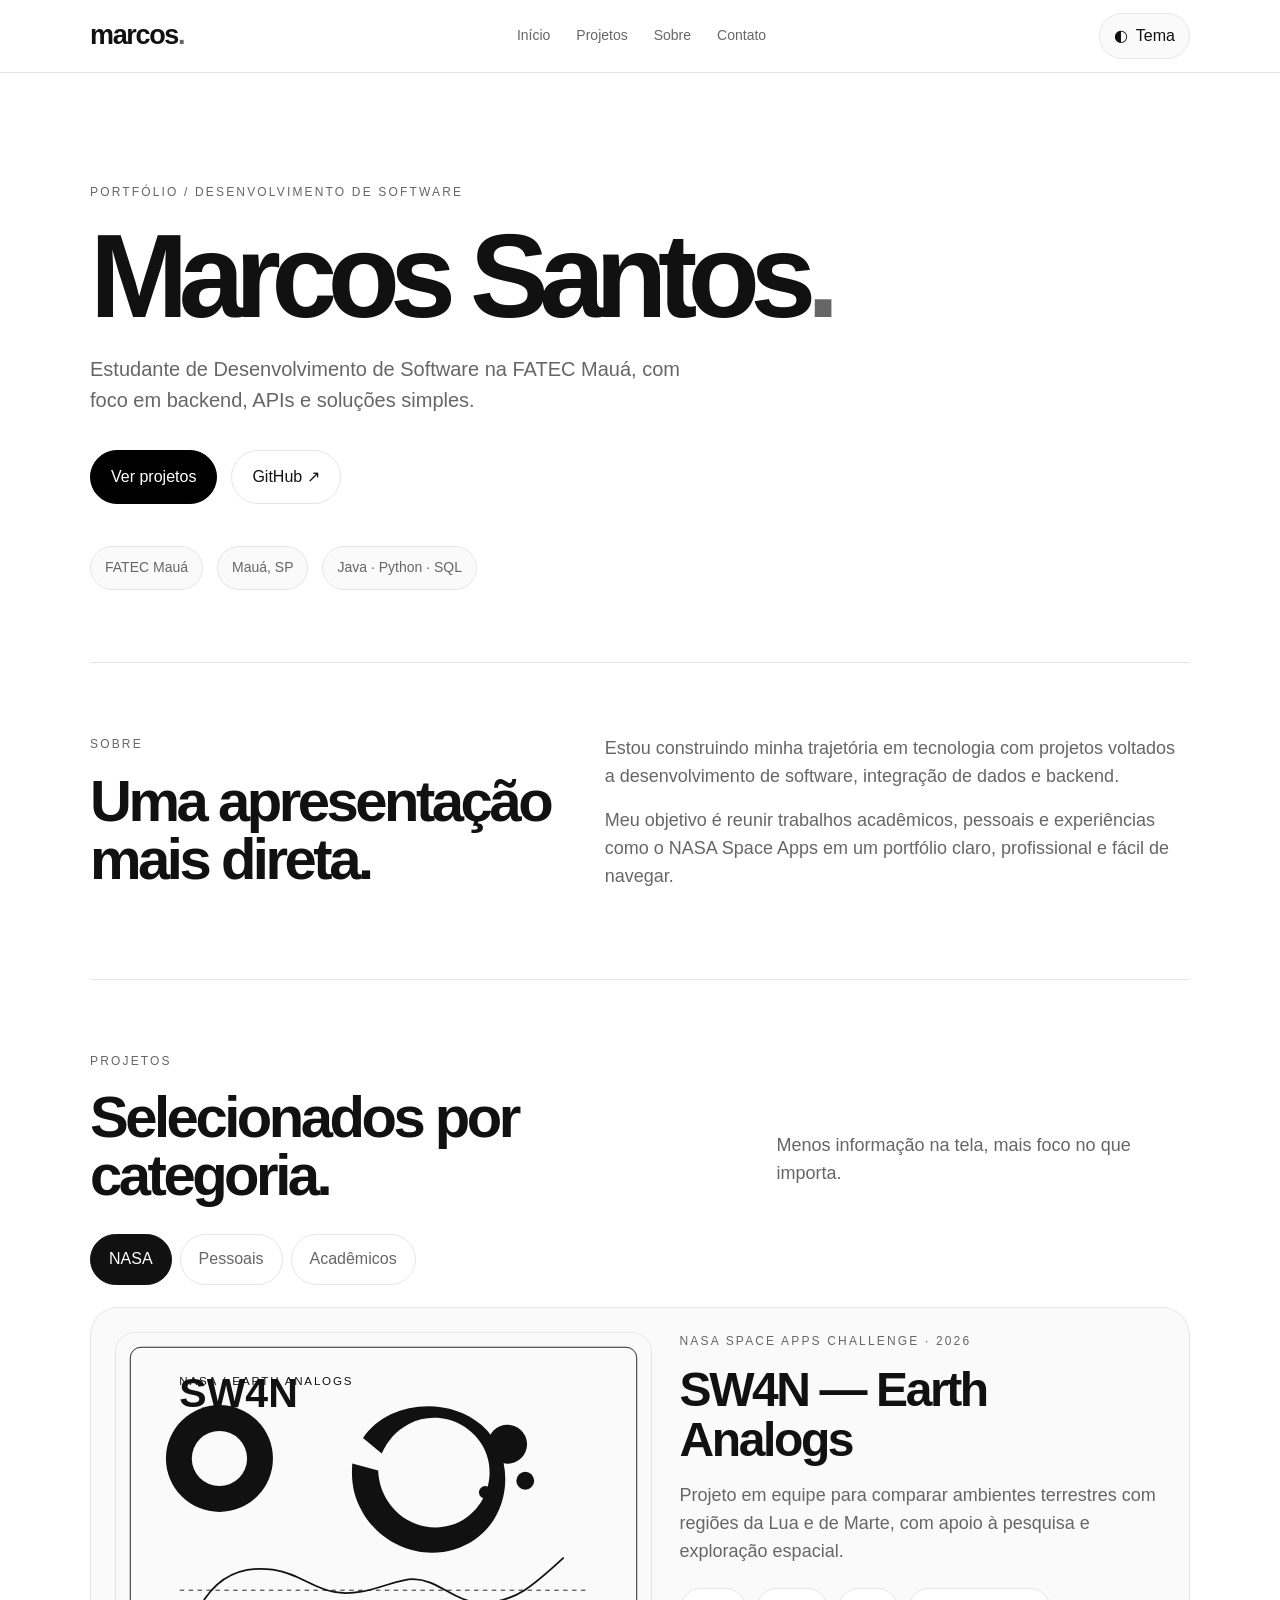
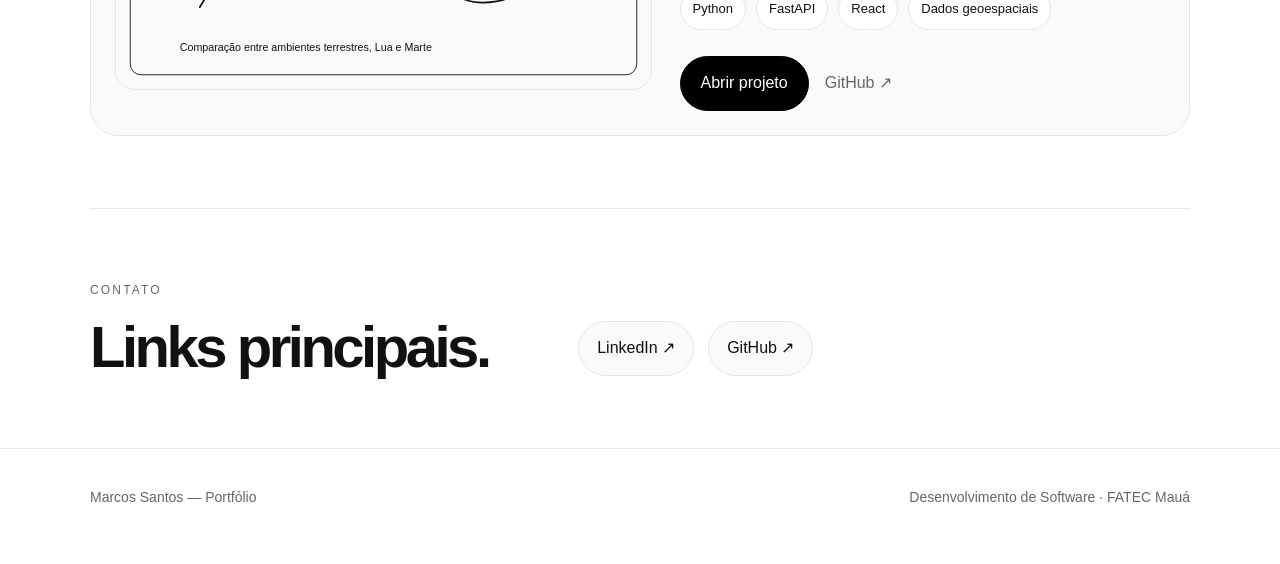
<file: index.html>
<!doctype html>
<html lang="pt-BR">
<head>
  <meta charset="UTF-8">
  <meta name="viewport" content="width=device-width, initial-scale=1">
  <meta name="theme-color" content="#ffffff">
  <meta name="description" content="Portfólio de Marcos Santos com projetos NASA, pessoais e acadêmicos.">
  <link rel="icon" type="image/svg+xml" href="assets/favicon.svg">
  <script>try{document.documentElement.dataset.theme=localStorage.getItem('portfolio-theme')||'light';}catch(e){document.documentElement.dataset.theme='light';}</script>
  <link rel="stylesheet" href="styles.css">
  <title>Marcos Santos — Portfólio</title>
</head>
<body>
  <a class="skip-link" href="#conteudo">Pular para o conteúdo</a>
  <header class="site-header">
    <div class="container header-row">
      <a class="brand" href="#inicio">marcos<span>.</span></a>
      <nav class="nav" aria-label="Principal">
        <a href="#inicio">Início</a>
        <a href="#projetos">Projetos</a>
        <a href="#sobre">Sobre</a>
        <a href="#contato">Contato</a>
      </nav>
      <div class="header-actions">
        <button class="theme-toggle" id="themeToggle" type="button" aria-label="Alternar tema"><span id="themeGlyph">◐</span><span id="themeText">Tema</span></button>
      </div>
    </div>
  </header>

  <main id="conteudo">
    <section class="hero container" id="inicio">
      <p class="hero-kicker">PORTFÓLIO / DESENVOLVIMENTO DE SOFTWARE</p>
      <h1>Marcos Santos<span>.</span></h1>
      <p class="hero-text">Estudante de Desenvolvimento de Software na FATEC Mauá, com foco em backend, APIs e soluções simples.</p>
      <div class="hero-actions">
        <a class="button button-solid" href="#projetos">Ver projetos</a>
        <a class="button button-ghost" href="https://github.com/marcos-idk" target="_blank" rel="noopener noreferrer">GitHub ↗</a>
      </div>
      <div class="hero-meta">
        <span>FATEC Mauá</span>
        <span>Mauá, SP</span>
        <span>Java · Python · SQL</span>
      </div>
    </section>

    <section class="section container compact-grid" id="sobre">
      <div>
        <p class="section-kicker">SOBRE</p>
        <h2>Uma apresentação mais direta.</h2>
      </div>
      <div class="about-copy">
        <p>Estou construindo minha trajetória em tecnologia com projetos voltados a desenvolvimento de software, integração de dados e backend.</p>
        <p>Meu objetivo é reunir trabalhos acadêmicos, pessoais e experiências como o NASA Space Apps em um portfólio claro, profissional e fácil de navegar.</p>
      </div>
    </section>

    <section class="section container" id="projetos">
      <div class="section-head">
        <div>
          <p class="section-kicker">PROJETOS</p>
          <h2>Selecionados por categoria.</h2>
        </div>
        <p class="section-note">Menos informação na tela, mais foco no que importa.</p>
      </div>

      <div class="tabs" role="tablist" aria-label="Categorias de projeto">
        <button class="tab is-active" type="button" role="tab" aria-selected="true" aria-controls="panel-nasa" id="tab-nasa" data-tab="nasa">NASA</button>
        <button class="tab" type="button" role="tab" aria-selected="false" aria-controls="panel-pessoais" id="tab-pessoais" data-tab="pessoais">Pessoais</button>
        <button class="tab" type="button" role="tab" aria-selected="false" aria-controls="panel-academicos" id="tab-academicos" data-tab="academicos">Acadêmicos</button>
      </div>

      <div class="tab-panels">
        <section class="panel" id="panel-nasa" role="tabpanel" aria-labelledby="tab-nasa">
          <article class="project-card project-card--feature">
            <div class="project-visual"><img src="assets/sw4n-cover.svg" alt="Capa monocromática do projeto SW4N"></div>
            <div class="project-body">
              <p class="project-label">NASA SPACE APPS CHALLENGE · 2026</p>
              <h3>SW4N — Earth Analogs</h3>
              <p class="project-summary">Projeto em equipe para comparar ambientes terrestres com regiões da Lua e de Marte, com apoio à pesquisa e exploração espacial.</p>
              <div class="project-tags"><span>Python</span><span>FastAPI</span><span>React</span><span>Dados geoespaciais</span></div>
              <div class="project-actions">
                <a class="button button-solid" href="https://sw4n.onrender.com" target="_blank" rel="noopener noreferrer">Abrir projeto</a>
                <a class="button button-link" href="https://github.com/Nasa-challenge-20026/Sw4nProject" target="_blank" rel="noopener noreferrer">GitHub ↗</a>
              </div>
            </div>
          </article>
        </section>

        <section class="panel" id="panel-pessoais" role="tabpanel" aria-labelledby="tab-pessoais" hidden>
          <article class="project-card project-card--feature project-card--doe">
            <div class="project-visual"><img src="assets/doeplus-cover.svg" alt="Capa monocromática do software Doe+"></div>
            <div class="project-body">
              <p class="project-label">PROJETO PESSOAL · JAVA</p>
              <h3>Doe+ — Gestão de Doações</h3>
              <p class="project-summary">Sistema demonstrativo para cadastrar, acompanhar e organizar doações. O Doe+ tem uma identidade visual própria, separada do restante do portfólio.</p>
              <div class="project-tags"><span>Java 21</span><span>Spring Boot</span><span>API REST</span><span>H2</span></div>
              <div class="project-actions">
                <a class="button button-solid" href="projetos/doe-mais.html">Ver software</a>
                <a class="button button-link" href="downloads/doeplus-java.zip" download>Baixar código ↓</a>
              </div>
            </div>
          </article>
        </section>

        <section class="panel" id="panel-academicos" role="tabpanel" aria-labelledby="tab-academicos" hidden>
          <article class="placeholder-card">
            <p class="project-label">EM BREVE</p>
            <h3>Projetos acadêmicos</h3>
            <p>Essa área foi mantida propositalmente mais limpa para receber seus próximos projetos da FATEC sem deixar a página carregada agora.</p>
          </article>
        </section>
      </div>
    </section>

    <section class="section container contact-block" id="contato">
      <div>
        <p class="section-kicker">CONTATO</p>
        <h2>Links principais.</h2>
      </div>
      <div class="contact-links">
        <a href="https://www.linkedin.com/in/marcos-santos-121a0a286/" target="_blank" rel="noopener noreferrer">LinkedIn ↗</a>
        <a href="https://github.com/marcos-idk" target="_blank" rel="noopener noreferrer">GitHub ↗</a>
      </div>
    </section>
  </main>

  <footer class="site-footer">
    <div class="container footer-row">
      <p>Marcos Santos — Portfólio</p>
      <p>Desenvolvimento de Software · FATEC Mauá</p>
    </div>
  </footer>

  <script src="script.js"></script>
  <script src="theme.js"></script>
</body>
</html>
</file>
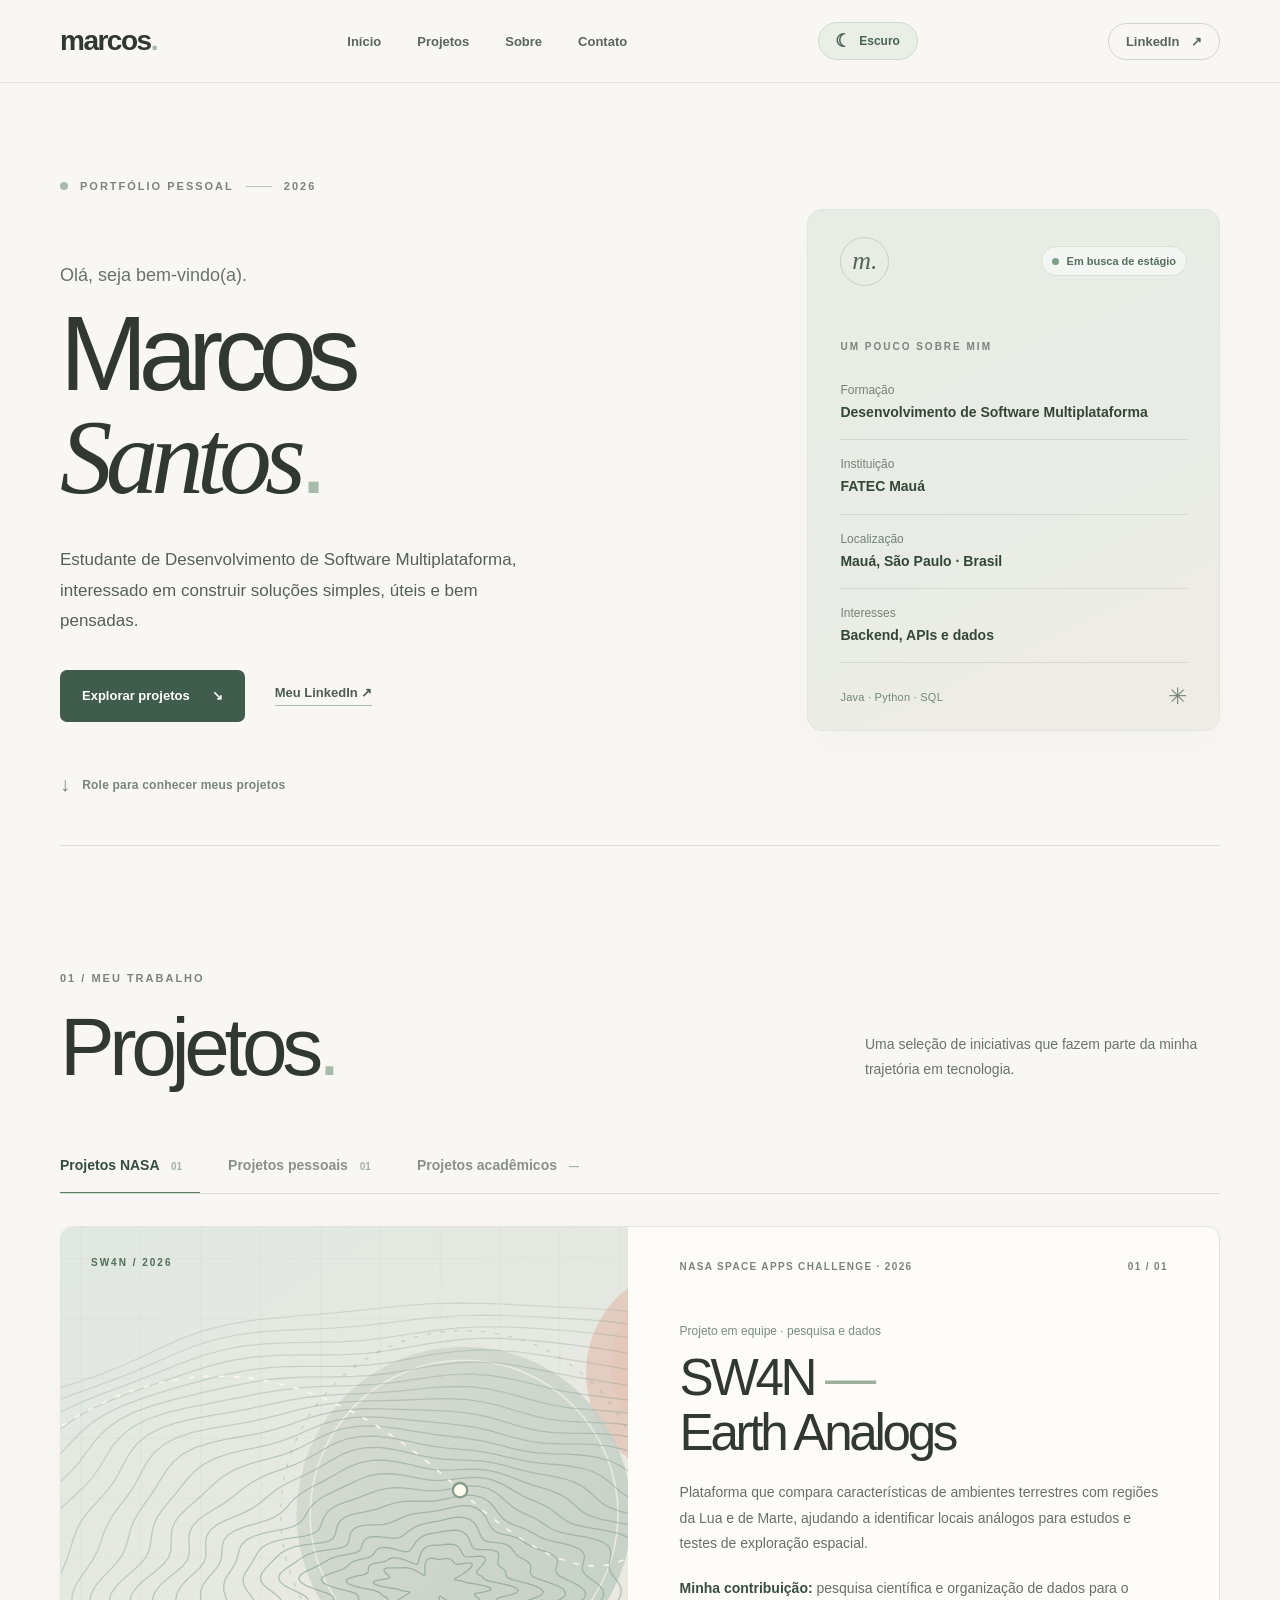
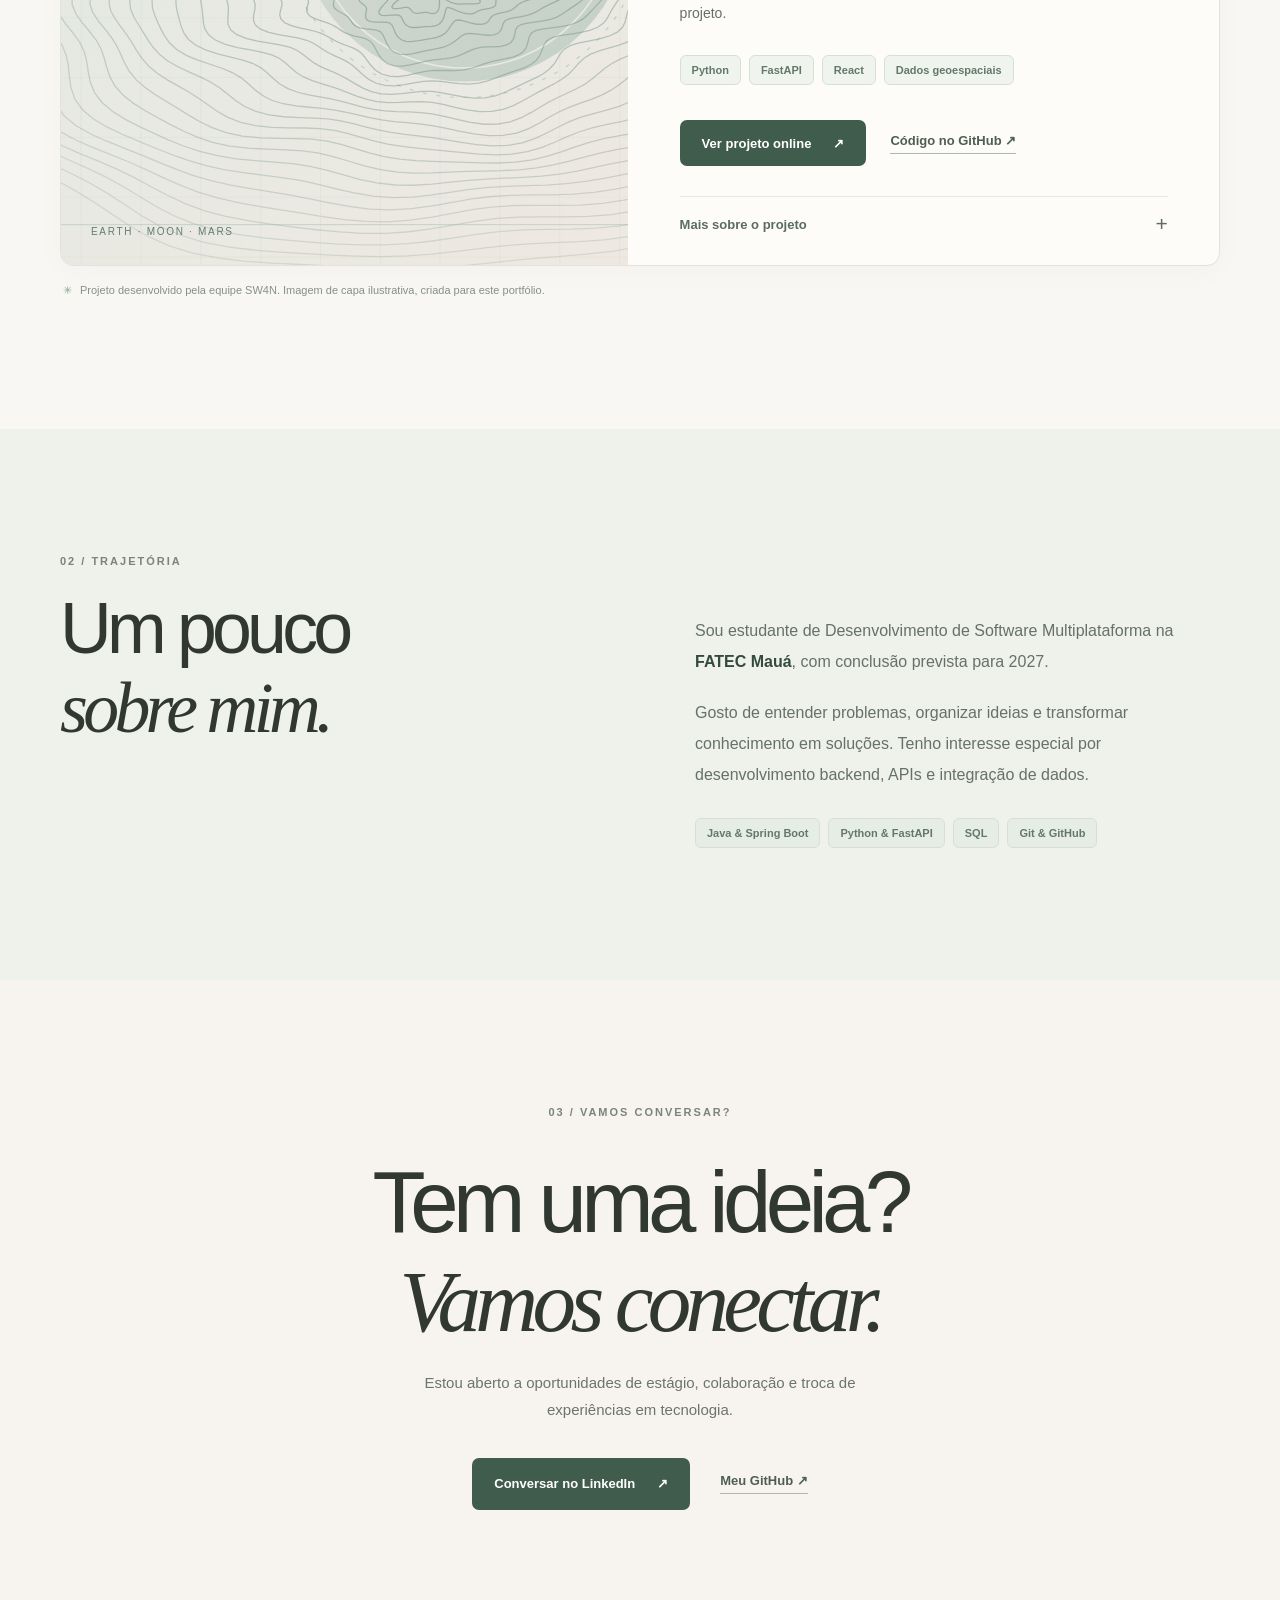
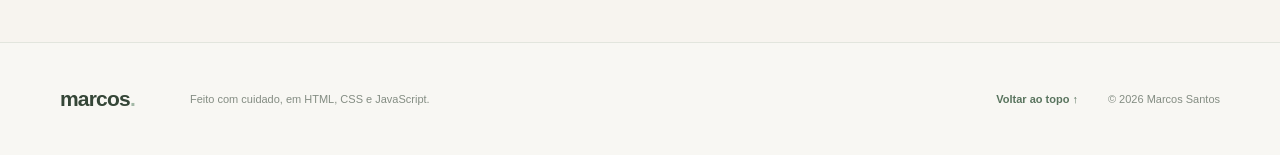
<file: portfolio/index.html>
<!doctype html>
<html lang="pt-BR">
<head>
  <meta charset="UTF-8">
  <meta name="viewport" content="width=device-width, initial-scale=1">
  <meta name="theme-color" content="#f8f7f3">
  <meta name="description" content="Portfólio de Marcos Santos, estudante de Desenvolvimento de Software Multiplataforma na FATEC Mauá. Conheça meus projetos NASA, pessoais e acadêmicos.">
  <meta property="og:type" content="website">
  <meta property="og:title" content="Marcos Santos — Portfólio">
  <meta property="og:description" content="Desenvolvimento de software, dados e projetos. Conheça o SW4N, o Doe+ e meus projetos de desenvolvimento.">
  <meta property="og:image" content="assets/sw4n-cover.svg">
  <link rel="icon" type="image/svg+xml" href="assets/favicon.svg">
  <script>try { document.documentElement.dataset.theme = localStorage.getItem('portfolio-theme') === 'dark' ? 'dark' : 'light'; } catch { document.documentElement.dataset.theme = 'light'; }</script>
  <link rel="stylesheet" href="styles.css">
  <title>Marcos Santos — Portfólio</title>
</head>
<body>
  <a class="skip-link" href="#conteudo">Pular para o conteúdo</a>

  <header class="site-header">
    <div class="container header-content">
      <a class="wordmark" href="#inicio" aria-label="Marcos Santos, voltar para o início">marcos<span>.</span></a>
      <nav class="main-nav" aria-label="Navegação principal">
        <a href="#inicio">Início</a>
        <a href="#projetos">Projetos</a>
        <a href="#sobre">Sobre</a>
        <a href="#contato">Contato</a>
      </nav>
      <button type="button" class="theme-toggle" id="themeToggle" aria-label="Ativar tema escuro" aria-pressed="false"><span id="themeGlyph" aria-hidden="true">☾</span><span id="themeText">Escuro</span></button>
      <a class="header-social" href="https://www.linkedin.com/in/marcos-santos-121a0a286/" target="_blank" rel="noopener noreferrer" aria-label="Visitar LinkedIn de Marcos Santos (abre em nova aba)">
        LinkedIn <span aria-hidden="true">↗</span>
      </a>
    </div>
  </header>

  <main id="conteudo">
    <section class="hero container" id="inicio" aria-labelledby="hero-title">
      <div class="hero-main">
        <p class="eyebrow"><span class="soft-dot" aria-hidden="true"></span> PORTFÓLIO PESSOAL <span class="eyebrow-line" aria-hidden="true"></span> 2026</p>
        <p class="hello">Olá, seja bem-vindo(a).</p>
        <h1 id="hero-title">Marcos<br><em>Santos</em><span class="hero-period">.</span></h1>
        <p class="hero-description">Estudante de Desenvolvimento de Software Multiplataforma, interessado em construir soluções simples, úteis e bem pensadas.</p>
        <div class="hero-actions">
          <a class="button button-primary" href="#projetos">Explorar projetos <span aria-hidden="true">↘</span></a>
          <a class="text-link" href="https://www.linkedin.com/in/marcos-santos-121a0a286/" target="_blank" rel="noopener noreferrer">Meu LinkedIn <span aria-hidden="true">↗</span></a>
        </div>
      </div>
      <aside class="profile-panel" aria-label="Informações profissionais">
        <div class="profile-top"><span class="profile-icon" aria-hidden="true">m.</span><span class="status"><span class="status-dot" aria-hidden="true"></span> Em busca de estágio</span></div>
        <p class="profile-caption">UM POUCO SOBRE MIM</p>
        <dl class="profile-facts">
          <div><dt>Formação</dt><dd>Desenvolvimento de Software Multiplataforma</dd></div>
          <div><dt>Instituição</dt><dd>FATEC Mauá</dd></div>
          <div><dt>Localização</dt><dd>Mauá, São Paulo · Brasil</dd></div>
          <div><dt>Interesses</dt><dd>Backend, APIs e dados</dd></div>
        </dl>
        <div class="profile-bottom"><span>Java · Python · SQL</span><span aria-hidden="true">✳</span></div>
      </aside>
      <a class="scroll-hint" href="#projetos"><span aria-hidden="true">↓</span> Role para conhecer meus projetos</a>
    </section>

    <div class="soft-divider" aria-hidden="true"></div>

    <section class="projects-section section-pad" id="projetos" aria-labelledby="projects-title">
      <div class="container">
        <div class="section-heading">
          <div>
            <p class="section-index">01 / MEU TRABALHO</p>
            <h2 id="projects-title">Projetos<span class="muted-period">.</span></h2>
          </div>
          <p>Uma seleção de iniciativas que fazem parte da minha trajetória em tecnologia.</p>
        </div>

        <div class="project-tabs" role="tablist" aria-label="Categorias de projetos">
          <button class="project-tab" id="tab-nasa" role="tab" type="button" aria-selected="true" aria-controls="painel-nasa" tabindex="0" data-tab="nasa">Projetos NASA <span class="tab-count">01</span></button>
          <button class="project-tab" id="tab-pessoais" role="tab" type="button" aria-selected="false" aria-controls="painel-pessoais" tabindex="-1" data-tab="pessoais">Projetos pessoais <span class="tab-count">01</span></button>
          <button class="project-tab" id="tab-academicos" role="tab" type="button" aria-selected="false" aria-controls="painel-academicos" tabindex="-1" data-tab="academicos">Projetos acadêmicos <span class="tab-count">—</span></button>
        </div>

        <div id="painel-nasa" class="tab-panel" role="tabpanel" aria-labelledby="tab-nasa" tabindex="0">
          <article class="project-feature">
            <div class="project-art">
              <img src="assets/sw4n-cover.svg" alt="Ilustração conceitual do SW4N com relevo terrestre e referências à Lua e a Marte" loading="lazy" width="1200" height="800">
            </div>
            <div class="project-copy">
              <div class="project-meta"><span class="meta-label">NASA SPACE APPS CHALLENGE · 2026</span><span class="meta-number">01 / 01</span></div>
              <p class="project-kicker">Projeto em equipe · pesquisa e dados</p>
              <h3>SW4N <span class="project-dash">—</span><br>Earth Analogs</h3>
              <p class="project-description">Plataforma que compara características de ambientes terrestres com regiões da Lua e de Marte, ajudando a identificar locais análogos para estudos e testes de exploração espacial.</p>
              <p class="project-role"><strong>Minha contribuição:</strong> pesquisa científica e organização de dados para o projeto.</p>
              <div class="tech-list" aria-label="Tecnologias usadas no projeto">
                <span>Python</span><span>FastAPI</span><span>React</span><span>Dados geoespaciais</span>
              </div>
              <div class="project-links">
                <a class="button button-primary" href="https://sw4n.onrender.com" target="_blank" rel="noopener noreferrer">Ver projeto online <span aria-hidden="true">↗</span></a>
                <a class="text-link" href="https://github.com/Nasa-challenge-20026/Sw4nProject" target="_blank" rel="noopener noreferrer">Código no GitHub <span aria-hidden="true">↗</span></a>
              </div>
              <details class="project-details">
                <summary>Mais sobre o projeto <span aria-hidden="true">+</span></summary>
                <p>O SW4N reúne seis localidades terrestres e três regiões-alvo na Lua e em Marte. A plataforma apresenta rankings explicáveis por perfis de missão, visualização em mapa e relevo 3D. Os resultados são exploratórios e não substituem validação científica independente.</p>
              </details>
            </div>
          </article>
          <div class="small-note"><span aria-hidden="true">✳</span> Projeto desenvolvido pela equipe SW4N. Imagem de capa ilustrativa, criada para este portfólio.</div>
        </div>

        <div id="painel-pessoais" class="tab-panel" role="tabpanel" aria-labelledby="tab-pessoais" tabindex="0" hidden>
          <article class="project-feature project-feature--doe">
            <div class="project-art project-art--doe">
              <img src="assets/doeplus-cover.svg" alt="Arte conceitual do Doe+, em tons de areia e verde, com símbolos de doação e organização comunitária" loading="lazy" width="1200" height="800">
            </div>
            <div class="project-copy">
              <div class="project-meta"><span class="meta-label">PROJETO PESSOAL · JAVA</span><span class="meta-number">01 / 01</span></div>
              <p class="project-kicker">Backend · organização de doações</p>
              <h3>Doe<span class="project-dash">+</span><br><span class="project-subtitle">Gestão de Doações</span></h3>
              <p class="project-description">Sistema demonstrativo de organização de doações, desenvolvido em Java com Spring Boot. Permite cadastrar, editar e acompanhar doações de dinheiro e itens, com armazenamento local.</p>
              <p class="project-role"><strong>Foco técnico:</strong> API REST em Java com Spring Boot, Spring Data JPA e banco H2. Interface responsiva com opção de tema claro e escuro.</p>
              <div class="tech-list" aria-label="Tecnologias usadas no projeto"><span>Java 21</span><span>Spring Boot</span><span>JPA</span><span>H2</span></div>
              <div class="project-links">
                <a class="button button-primary" href="projetos/doe-mais.html">Conhecer o Doe+ <span aria-hidden="true">↗</span></a>
                <a class="text-link" href="downloads/doeplus-java.zip" download>Baixar código Java <span aria-hidden="true">↓</span></a>
              </div>
              <details class="project-details">
                <summary>Contexto do desenvolvimento <span aria-hidden="true">+</span></summary>
                <p>Nova versão demonstrativa com API REST para listar, criar, alterar e excluir registros. O código Java está disponível para download. Para utilizar o sistema, execute o backend localmente; o GitHub Pages não executa Java.</p>
              </details>
            </div>
          </article>
          <div class="small-note"><span aria-hidden="true">✳</span> Arte de capa ilustrativa. O aplicativo Java precisa de um servidor próprio para funcionar; o portfólio continua estático.</div>
        </div>

        <div id="painel-academicos" class="tab-panel" role="tabpanel" aria-labelledby="tab-academicos" tabindex="0" hidden>
          <div class="empty-project">
            <span class="empty-number">03 / PORTFÓLIO</span>
            <span class="empty-graphic graphic-academic" aria-hidden="true"><span></span><span></span><span></span></span>
            <h3>Projetos acadêmicos<span class="muted-period">.</span></h3>
            <p>Espaço para trabalhos, atividades e experiências realizadas durante minha formação na FATEC Mauá.</p>
            <span class="empty-status">Em atualização</span>
          </div>
        </div>
      </div>
    </section>

    <section class="about-section section-pad" id="sobre" aria-labelledby="about-title">
      <div class="container about-grid">
        <div><p class="section-index">02 / TRAJETÓRIA</p><h2 id="about-title">Um pouco<br><em>sobre mim.</em></h2></div>
        <div class="about-text"><p>Sou estudante de Desenvolvimento de Software Multiplataforma na <strong>FATEC Mauá</strong>, com conclusão prevista para 2027.</p><p>Gosto de entender problemas, organizar ideias e transformar conhecimento em soluções. Tenho interesse especial por desenvolvimento backend, APIs e integração de dados.</p><div class="skill-row"><span>Java & Spring Boot</span><span>Python & FastAPI</span><span>SQL</span><span>Git & GitHub</span></div></div>
      </div>
    </section>

    <section class="contact-section section-pad" id="contato" aria-labelledby="contact-title">
      <div class="container contact-content">
        <p class="section-index">03 / VAMOS CONVERSAR?</p>
        <h2 id="contact-title">Tem uma ideia?<br><em>Vamos conectar.</em></h2>
        <p>Estou aberto a oportunidades de estágio, colaboração e troca de experiências em tecnologia.</p>
        <div class="contact-actions">
          <a class="button button-primary" href="https://www.linkedin.com/in/marcos-santos-121a0a286/" target="_blank" rel="noopener noreferrer">Conversar no LinkedIn <span aria-hidden="true">↗</span></a>
          <a class="text-link" href="https://github.com/Marcos-idk" target="_blank" rel="noopener noreferrer">Meu GitHub <span aria-hidden="true">↗</span></a>
        </div>
      </div>
    </section>
  </main>

  <footer class="site-footer"><div class="container footer-inner"><span class="footer-brand">marcos<span>.</span></span><span>Feito com cuidado, em HTML, CSS e JavaScript.</span><a href="#inicio">Voltar ao topo ↑</a><span class="copyright">© <span id="ano">2026</span> Marcos Santos</span></div></footer>
  <script src="script.js" defer></script>
  <script src="theme.js" defer></script>
</body>
</html>
</file>
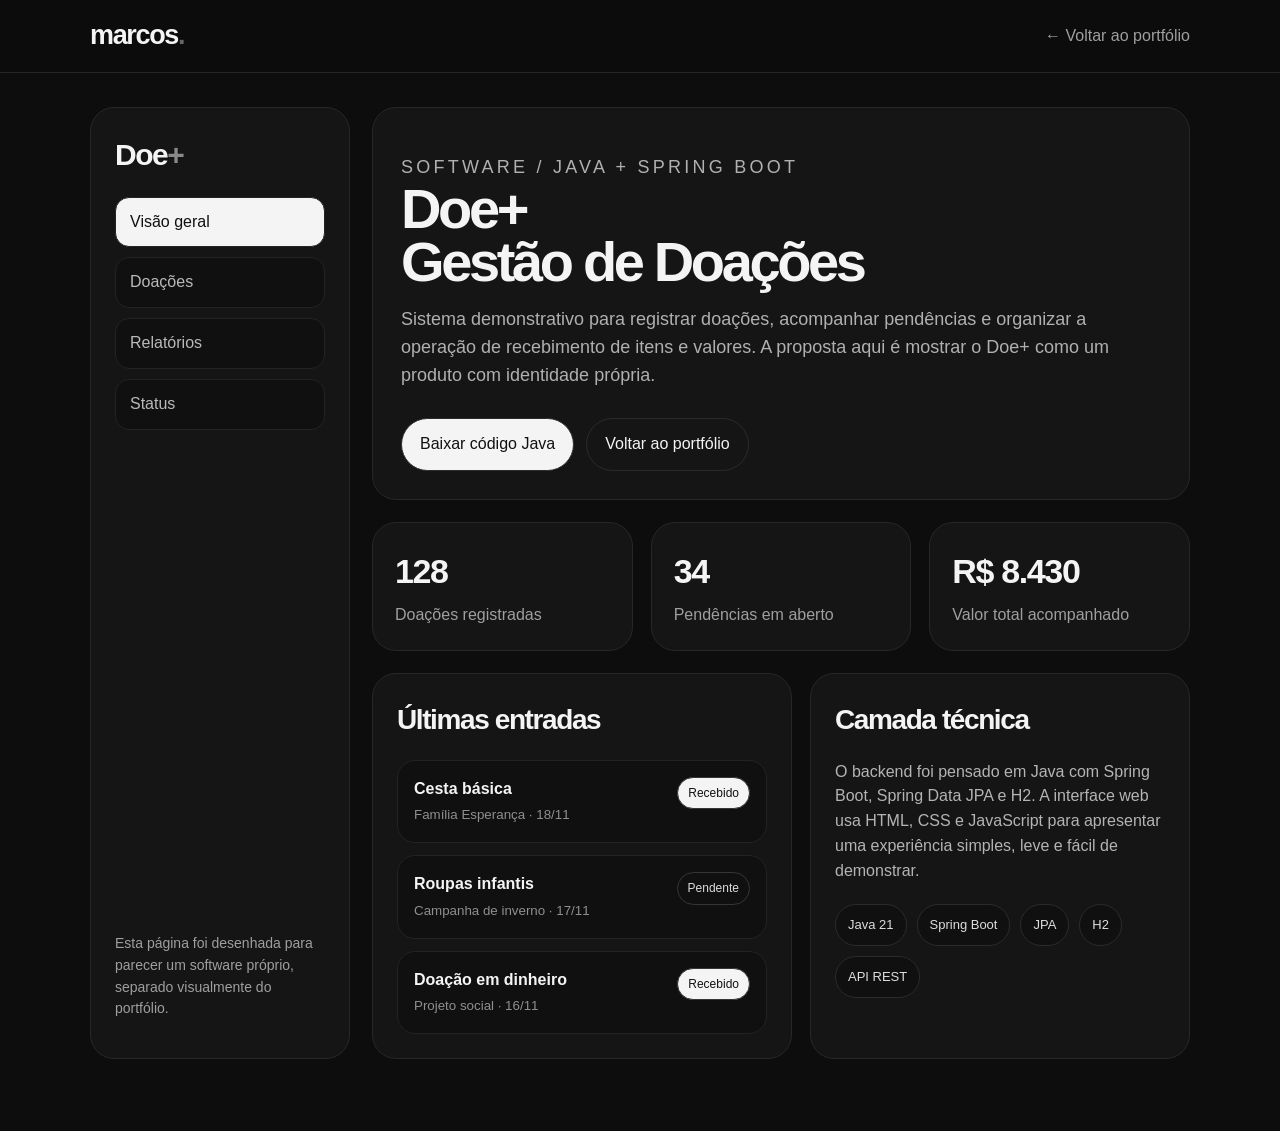
<file: projetos/doe-mais.html>
<!doctype html>
<html lang="pt-BR">
<head>
  <meta charset="UTF-8">
  <meta name="viewport" content="width=device-width, initial-scale=1">
  <meta name="theme-color" content="#0d0d0d">
  <meta name="description" content="Doe+ — software de gestão de doações em Java com Spring Boot.">
  <link rel="icon" type="image/svg+xml" href="../assets/favicon.svg">
  <link rel="stylesheet" href="../styles.css">
  <title>Doe+ — Gestão de Doações</title>
</head>
<body class="software-body">
  <header class="site-header">
    <div class="container header-row">
      <a class="brand" href="../index.html#inicio">marcos<span>.</span></a>
      <a class="back-link" href="../index.html#projetos">← Voltar ao portfólio</a>
    </div>
  </header>

  <main class="software-shell">
    <div class="container software-grid">
      <aside class="software-sidebar">
        <div class="software-logo">Doe<span>+</span></div>
        <div class="software-nav">
          <span class="is-current">Visão geral</span>
          <span>Doações</span>
          <span>Relatórios</span>
          <span>Status</span>
        </div>
        <p class="software-aside-note">Esta página foi desenhada para parecer um software próprio, separado visualmente do portfólio.</p>
      </aside>

      <section class="software-main">
        <article class="software-main-card">
          <p class="section-kicker">SOFTWARE / JAVA + SPRING BOOT</p>
          <h1>Doe+<br>Gestão de Doações</h1>
          <p>Sistema demonstrativo para registrar doações, acompanhar pendências e organizar a operação de recebimento de itens e valores. A proposta aqui é mostrar o Doe+ como um produto com identidade própria.</p>
          <div class="software-cta">
            <a class="soft-btn" href="../downloads/doeplus-java.zip" download>Baixar código Java</a>
            <a class="soft-btn alt" href="../index.html#projetos">Voltar ao portfólio</a>
          </div>
        </article>

        <div class="software-metrics">
          <article class="software-metric"><strong>128</strong><span>Doações registradas</span></article>
          <article class="software-metric"><strong>34</strong><span>Pendências em aberto</span></article>
          <article class="software-metric"><strong>R$ 8.430</strong><span>Valor total acompanhado</span></article>
        </div>

        <div class="software-duo">
          <article class="software-list-card">
            <h2>Últimas entradas</h2>
            <div class="software-list">
              <div class="software-list-item"><div><strong>Cesta básica</strong><small>Família Esperança · 18/11</small></div><span class="status-chip recebido">Recebido</span></div>
              <div class="software-list-item"><div><strong>Roupas infantis</strong><small>Campanha de inverno · 17/11</small></div><span class="status-chip">Pendente</span></div>
              <div class="software-list-item"><div><strong>Doação em dinheiro</strong><small>Projeto social · 16/11</small></div><span class="status-chip recebido">Recebido</span></div>
            </div>
          </article>

          <article class="software-highlight">
            <h2>Camada técnica</h2>
            <p>O backend foi pensado em Java com Spring Boot, Spring Data JPA e H2. A interface web usa HTML, CSS e JavaScript para apresentar uma experiência simples, leve e fácil de demonstrar.</p>
            <div class="tech-grid"><span>Java 21</span><span>Spring Boot</span><span>JPA</span><span>H2</span><span>API REST</span></div>
          </article>
        </div>
      </section>
    </div>
  </main>
</body>
</html>
</file>
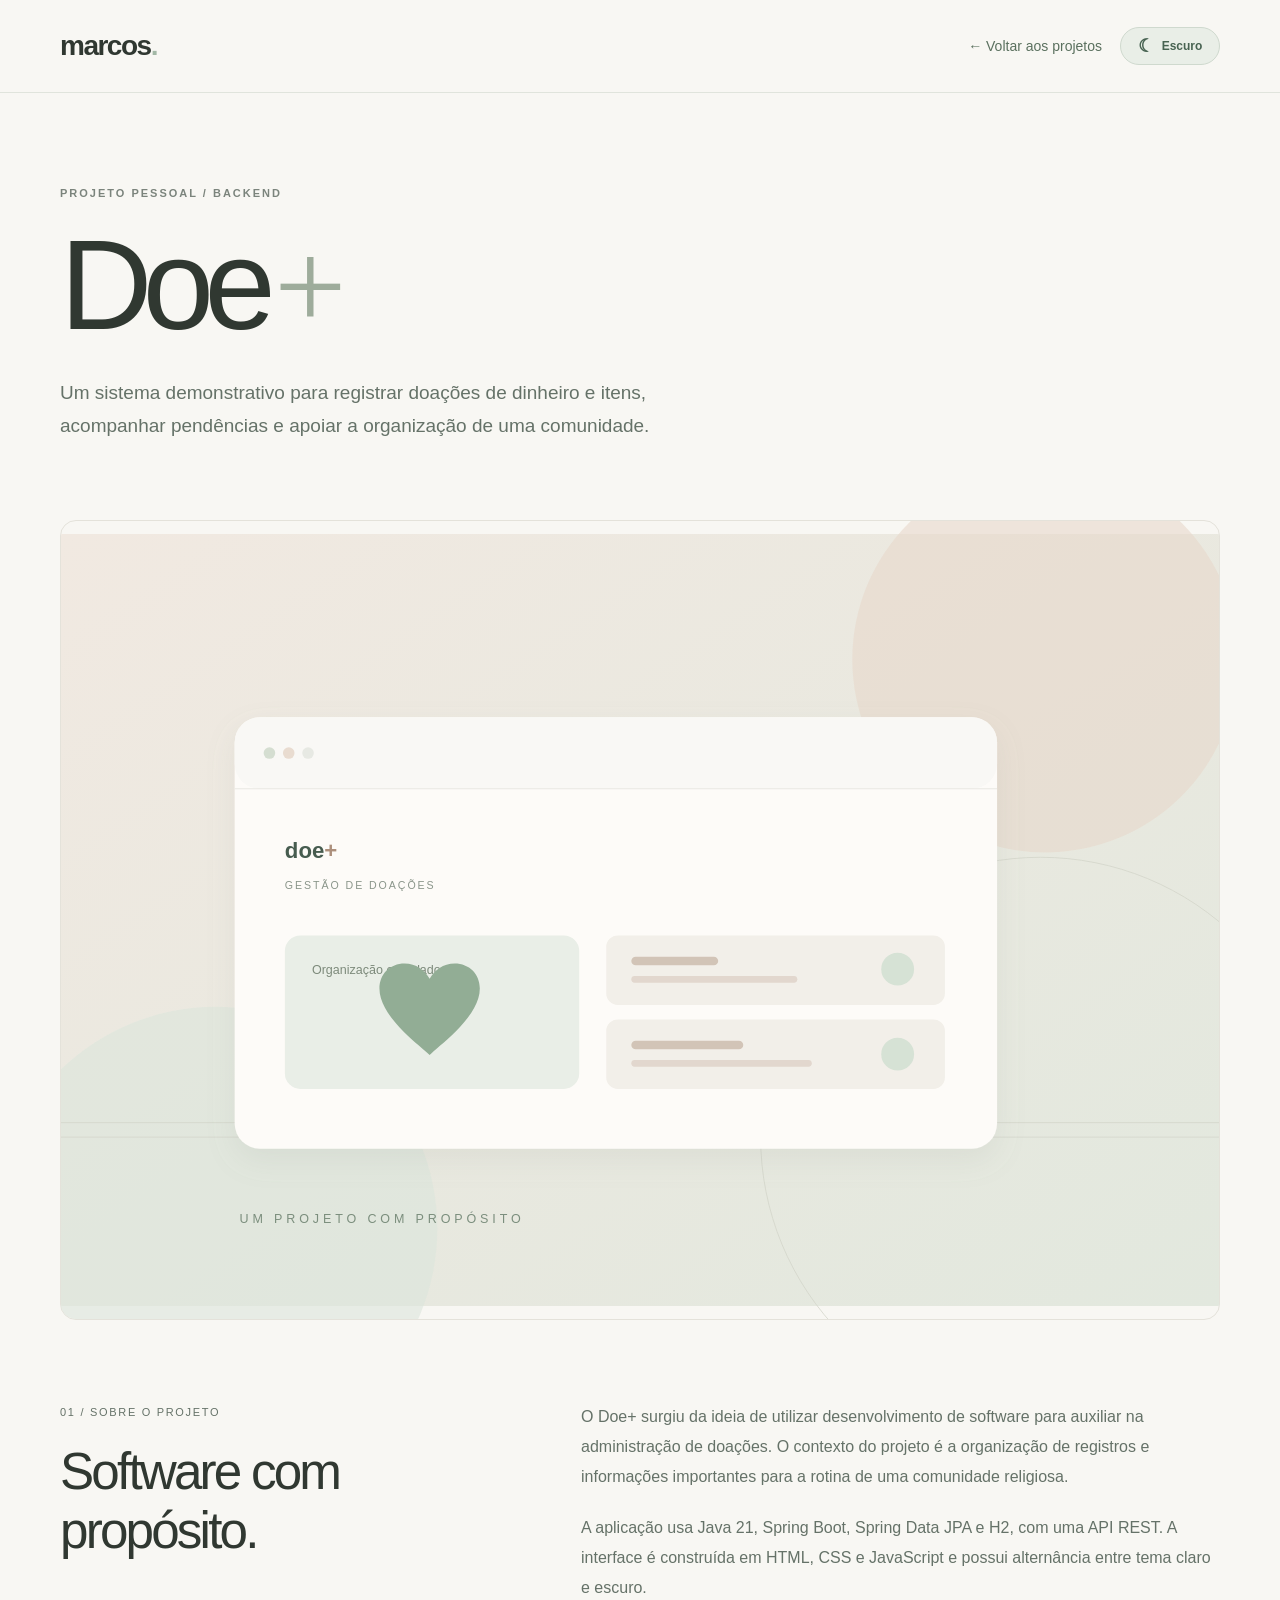
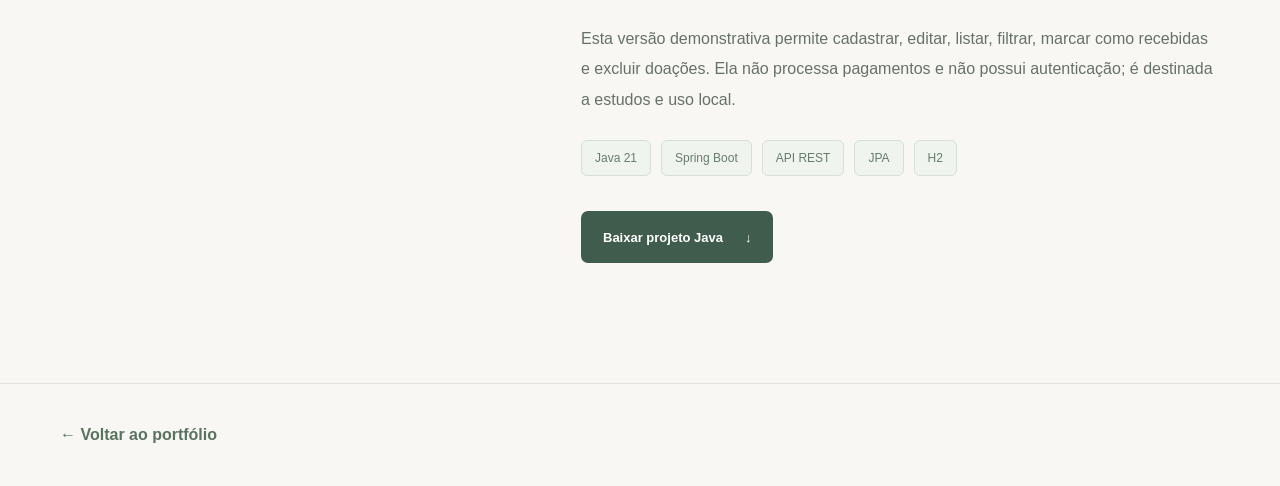
<file: portfolio/projetos/doe-mais.html>
<!doctype html>
<html lang="pt-BR"><head><meta charset="UTF-8"><meta name="viewport" content="width=device-width, initial-scale=1"><meta name="theme-color" content="#f8f7f3"><meta name="description" content="Doe+ — projeto de gestão de doações com Java e Spring Boot. Portfólio de Marcos Santos."><title>Doe+ — Marcos Santos</title><link rel="icon" type="image/svg+xml" href="../assets/favicon.svg"><script>try { document.documentElement.dataset.theme = localStorage.getItem('portfolio-theme') === 'dark' ? 'dark' : 'light'; } catch { document.documentElement.dataset.theme = 'light'; }</script><link rel="stylesheet" href="../styles.css">
<style>
.detail-header { padding: 27px 0; border-bottom: 1px solid #e0e4dc; }
.detail-nav { display:flex; justify-content:space-between; align-items:center; }
.detail-back { font-size:14px; color:#5a705e; }
.detail-hero { padding-block:94px 58px; }
.detail-hero h1 { font-size:clamp(66px,10vw,130px); letter-spacing:-.075em; font-weight:500; line-height:1; margin:20px 0 26px; }
.detail-hero h1 em { color:#9eac9b; }
.detail-intro { max-width:690px; color:#657268; font-size:19px; line-height:1.75; }
.detail-cover { width:100%; border-radius:16px; display:block; border:1px solid #e4e2da; }
.detail-content { padding-block:82px 120px; display:grid; grid-template-columns: .8fr 1.2fr; gap:95px; }
.detail-content h2 { font-size:clamp(34px,4vw,53px); font-weight:500; letter-spacing:-.055em; margin:10px 0 22px; }
.detail-content p { color:#657268; line-height:1.9; margin:0 0 20px; }
.detail-kicker { font-size:11px; letter-spacing:1.7px; color:#8b9a8d; }
.detail-tech { display:flex; flex-wrap:wrap; gap:10px; margin:25px 0 35px; }
.detail-tech span { background:#f0f4ef; border:1px solid #d8e0d6; color:#667c6a; font-size:12px; padding:10px 13px; border-radius:6px; }
.detail-foot { padding:42px 0; border-top:1px solid #e0e4dc; }
.detail-foot a { font-weight:600; color:#59735f; }
@media(max-width:760px) { .detail-hero { padding-block:65px 35px; } .detail-content { grid-template-columns:1fr; gap:12px; padding-block:65px; } .detail-intro { font-size:16px; } }
</style></head>
<body>
<header class="detail-header"><div class="container detail-nav"><a class="wordmark" href="../index.html#inicio">marcos<span>.</span></a><div class="detail-back-wrap"><a class="detail-back" href="../index.html#pessoais">← Voltar aos projetos</a><button type="button" class="theme-toggle" id="themeToggle" aria-label="Ativar tema escuro" aria-pressed="false"><span id="themeGlyph" aria-hidden="true">☾</span><span id="themeText">Escuro</span></button></div></div></header>
<main>
<section class="container detail-hero"><p class="section-index">PROJETO PESSOAL / BACKEND</p><h1>Doe<em>+</em></h1><p class="detail-intro">Um sistema demonstrativo para registrar doações de dinheiro e itens, acompanhar pendências e apoiar a organização de uma comunidade.</p></section>
<section class="container"><img class="detail-cover" src="../assets/doeplus-cover.svg" alt="Ilustração conceitual do projeto Doe+, com cartões de organização e um coração" width="1200" height="800"></section>
<section class="container detail-content"><div><p class="detail-kicker">01 / SOBRE O PROJETO</p><h2>Software com<br>propósito.</h2></div><div><p>O Doe+ surgiu da ideia de utilizar desenvolvimento de software para auxiliar na administração de doações. O contexto do projeto é a organização de registros e informações importantes para a rotina de uma comunidade religiosa.</p><p>A aplicação usa Java 21, Spring Boot, Spring Data JPA e H2, com uma API REST. A interface é construída em HTML, CSS e JavaScript e possui alternância entre tema claro e escuro.</p><p>Esta versão demonstrativa permite cadastrar, editar, listar, filtrar, marcar como recebidas e excluir doações. Ela não processa pagamentos e não possui autenticação; é destinada a estudos e uso local.</p><div class="detail-tech"><span>Java 21</span><span>Spring Boot</span><span>API REST</span><span>JPA</span><span>H2</span></div><a class="button button-primary" href="../downloads/doeplus-java.zip" download>Baixar projeto Java <span aria-hidden="true">↓</span></a></div></section>
</main><footer class="detail-foot"><div class="container"><a href="../index.html#pessoais">← Voltar ao portfólio</a></div></footer>
<script src="../theme.js" defer></script></body></html>
</file>
<file: styles.css>
*{box-sizing:border-box}html{scroll-behavior:smooth}body{margin:0;font-family:Inter,Arial,Helvetica,sans-serif;background:var(--bg);color:var(--text);line-height:1.55}img{max-width:100%;display:block}a{text-decoration:none;color:inherit}button{font:inherit} :root{--bg:#ffffff;--surface:#f7f7f7;--surface-2:#fafafa;--text:#111111;--muted:#666666;--line:#e6e6e6;--strong:#000000;--invert:#ffffff} :root[data-theme="dark"]{--bg:#0d0d0d;--surface:#151515;--surface-2:#111111;--text:#f4f4f4;--muted:#b2b2b2;--line:#2b2b2b;--strong:#ffffff;--invert:#111111} .container{width:min(1100px,calc(100% - 40px));margin:0 auto}.skip-link{position:absolute;left:-9999px}.site-header{position:sticky;top:0;z-index:20;background:color-mix(in srgb,var(--bg) 88%, transparent);backdrop-filter:blur(14px);border-bottom:1px solid var(--line)}.header-row{display:flex;align-items:center;justify-content:space-between;gap:16px;min-height:72px}.brand{font-size:27px;font-weight:800;letter-spacing:-.05em}.brand span{color:var(--muted)}.nav{display:flex;gap:26px}.nav a{font-size:14px;color:var(--muted)}.nav a:hover{color:var(--text)}.header-actions{display:flex;align-items:center;gap:10px}.theme-toggle{display:inline-flex;align-items:center;gap:8px;padding:10px 14px;border:1px solid var(--line);background:var(--surface-2);color:var(--text);border-radius:999px;cursor:pointer}.hero{padding:110px 0 72px}.hero-kicker,.section-kicker{margin:0 0 18px;font-size:12px;letter-spacing:.18em;text-transform:uppercase;color:var(--muted)}.hero h1{margin:0;font-size:clamp(58px,12vw,118px);line-height:.95;letter-spacing:-.08em}.hero h1 span{color:var(--muted)}.hero-text{max-width:620px;margin:22px 0 0;font-size:20px;color:var(--muted)}.hero-actions{display:flex;gap:14px;flex-wrap:wrap;margin:34px 0 0}.button{display:inline-flex;align-items:center;justify-content:center;padding:14px 20px;border-radius:999px;border:1px solid var(--line);transition:.2s ease}.button-solid{background:var(--strong);color:var(--invert);border-color:var(--strong)}.button-solid:hover{opacity:.92}.button-ghost{background:transparent;color:var(--text)}.button-link{padding:0;border:none;border-radius:0;color:var(--muted)}.button-link:hover{color:var(--text)}.hero-meta{display:flex;gap:14px;flex-wrap:wrap;margin-top:42px;color:var(--muted);font-size:14px}.hero-meta span{padding:10px 14px;border:1px solid var(--line);border-radius:999px;background:var(--surface-2)}.section{padding:72px 0;border-top:1px solid var(--line)}.compact-grid{display:grid;grid-template-columns:.9fr 1.1fr;gap:36px;align-items:start}.compact-grid h2,.section-head h2,.contact-block h2{margin:0;font-size:clamp(36px,5vw,58px);line-height:1;letter-spacing:-.06em}.about-copy p,.section-note{margin:0 0 16px;color:var(--muted);font-size:18px}.section-head{display:flex;justify-content:space-between;gap:24px;align-items:end;margin-bottom:30px}.tabs{display:flex;gap:8px;flex-wrap:wrap;margin-bottom:22px}.tab{padding:12px 18px;border:1px solid var(--line);background:transparent;color:var(--muted);border-radius:999px;cursor:pointer}.tab.is-active,.tab[aria-selected="true"]{background:var(--text);color:var(--bg);border-color:var(--text)}.tab-panels{min-height:360px}.panel[hidden]{display:none}.project-card{display:grid;grid-template-columns:1.05fr .95fr;gap:28px;padding:24px;border:1px solid var(--line);border-radius:28px;background:var(--surface-2)}.project-card--doe{background:linear-gradient(180deg,var(--surface-2),var(--surface))}.project-visual img{width:100%;border-radius:20px;border:1px solid var(--line)}.project-label{margin:0 0 14px;font-size:12px;letter-spacing:.18em;text-transform:uppercase;color:var(--muted)}.project-body h3{margin:0;font-size:clamp(30px,4vw,48px);line-height:1.04;letter-spacing:-.05em}.project-summary{margin:18px 0 0;color:var(--muted);font-size:18px}.project-tags{display:flex;gap:10px;flex-wrap:wrap;margin-top:22px}.project-tags span{padding:10px 12px;border-radius:999px;border:1px solid var(--line);background:var(--bg);font-size:13px}.project-actions{display:flex;gap:16px;flex-wrap:wrap;align-items:center;margin-top:26px}.placeholder-card{padding:40px;border:1px dashed var(--line);border-radius:28px;background:var(--surface-2)}.placeholder-card h3{font-size:38px;letter-spacing:-.05em;margin:0 0 16px}.placeholder-card p{max-width:630px;color:var(--muted);font-size:18px}.contact-block{display:grid;grid-template-columns:.85fr 1.15fr;gap:36px;align-items:end}.contact-links{display:flex;gap:14px;flex-wrap:wrap}.contact-links a{padding:14px 18px;border-radius:999px;border:1px solid var(--line);background:var(--surface-2)}.site-footer{border-top:1px solid var(--line);padding:24px 0 42px}.footer-row{display:flex;justify-content:space-between;gap:20px;flex-wrap:wrap;color:var(--muted);font-size:14px}
/* Doe+ software page */
.software-body{background:#0d0d0d;color:#f4f4f4}.software-body .site-header{background:#0d0d0de3;border-color:#252525}.software-shell{padding:34px 0 72px}.software-grid{display:grid;grid-template-columns:260px 1fr;gap:22px}.software-sidebar,.software-main-card,.software-metric,.software-list-card,.software-highlight{background:#151515;border:1px solid #272727;border-radius:24px}.software-sidebar{padding:24px;display:flex;flex-direction:column;gap:18px}.software-logo{font-size:30px;font-weight:800;letter-spacing:-.05em}.software-logo span{color:#8a8a8a}.software-nav{display:grid;gap:10px}.software-nav span{padding:12px 14px;border-radius:14px;color:#bababa;background:#101010;border:1px solid #232323}.software-nav .is-current{background:#f4f4f4;color:#111}.software-aside-note{margin-top:auto;color:#9f9f9f;font-size:14px}.software-main{display:grid;gap:22px}.software-main-card{padding:28px}.software-main-card h1{margin:0;font-size:56px;line-height:.95;letter-spacing:-.06em}.software-main-card p{margin:18px 0 0;color:#b0b0b0;font-size:18px;max-width:740px}.software-cta{display:flex;gap:12px;flex-wrap:wrap;margin-top:28px}.soft-btn{display:inline-flex;align-items:center;justify-content:center;padding:13px 18px;border-radius:999px;border:1px solid #2b2b2b;background:#f4f4f4;color:#111}.soft-btn.alt{background:transparent;color:#f4f4f4}.software-metrics{display:grid;grid-template-columns:repeat(3,1fr);gap:18px}.software-metric{padding:22px}.software-metric strong{display:block;font-size:34px;letter-spacing:-.04em}.software-metric span{display:block;margin-top:6px;color:#9f9f9f}.software-duo{display:grid;grid-template-columns:1.05fr .95fr;gap:18px}.software-list-card,.software-highlight{padding:24px}.software-list-card h2,.software-highlight h2{margin:0 0 18px;font-size:28px;letter-spacing:-.05em}.software-list{display:grid;gap:12px}.software-list-item{display:flex;justify-content:space-between;gap:12px;padding:16px;border-radius:18px;background:#101010;border:1px solid #232323}.software-list-item small{display:block;color:#8f8f8f;margin-top:4px}.status-chip{padding:6px 10px;border-radius:999px;font-size:12px;border:1px solid #363636;color:#dcdcdc;align-self:start}.status-chip.recebido{background:#f4f4f4;color:#111}.software-highlight p{color:#b4b4b4}.tech-grid{display:flex;gap:10px;flex-wrap:wrap;margin-top:20px}.tech-grid span{padding:10px 12px;background:#101010;border:1px solid #2b2b2b;border-radius:999px;color:#ddd;font-size:13px}.back-link{display:inline-flex;align-items:center;gap:8px;color:#9f9f9f}.back-link:hover{color:#fff}@media(max-width:920px){.nav{display:none}.compact-grid,.contact-block,.project-card,.software-grid,.software-duo{grid-template-columns:1fr}.project-card{padding:18px}.software-metrics{grid-template-columns:1fr}.hero{padding-top:84px}}@media(max-width:640px){.container{width:min(100% - 28px,1100px)}.hero h1{font-size:56px}.hero-text,.about-copy p,.project-summary,.placeholder-card p{font-size:16px}.compact-grid h2,.section-head h2,.contact-block h2{font-size:34px}.button,.contact-links a,.theme-toggle{width:100%}.hero-actions{display:grid}.header-row{min-height:66px}}
</file>
<file: portfolio/styles.css>
:root {
  --paper: #f8f7f3;
  --paper-dark: #f1f1eb;
  --ink: #303831;
  --ink-soft: #556058;
  --muted: #7b847c;
  --line: #dddfd7;
  --sage: #dfe9df;
  --sage-deep: #486354;
  --rose: #eee4df;
  --sand: #f0ece4;
  --sky: #e5eae9;
  --radius: 18px;
  --container: 1160px;
}
*, *::before, *::after { box-sizing: border-box; }
html { scroll-behavior: smooth; scroll-padding-top: 96px; }
body { margin: 0; color: var(--ink); background: var(--paper); font-family: "Segoe UI", "Inter", Arial, sans-serif; font-size: 16px; -webkit-font-smoothing: antialiased; }
a { color: inherit; text-decoration: none; }
button { font: inherit; }
img { display: block; max-width: 100%; }
::selection { background: #d5e4d4; color: #25382a; }
:focus-visible { outline: 3px solid #759281; outline-offset: 4px; }
.container { width: min(calc(100% - 96px), var(--container)); margin-inline: auto; }
.skip-link { position: absolute; z-index: 100; top: -80px; left: 16px; padding: 12px 20px; background: var(--ink); color: white; border-radius: 12px; }
.skip-link:focus { top: 12px; }
.site-header { position: sticky; z-index: 20; top: 0; border-bottom: 1px solid rgba(65,77,66,.10); background: rgba(248,247,243,.91); backdrop-filter: blur(14px); -webkit-backdrop-filter: blur(14px); }
.header-content { height: 82px; display: flex; align-items: center; justify-content: space-between; gap: 24px; }
.wordmark { font-size: 28px; letter-spacing: -1.5px; font-weight: 710; }
.wordmark span, .footer-brand span { color: #a3b8a6; }
.main-nav { display: flex; align-items: center; gap: 36px; }
.main-nav a, .header-social { font-size: 13px; font-weight: 600; color: #5b655c; transition: color .2s ease; }
.main-nav a:hover, .header-social:hover { color: #222b24; }
.header-social { border: 1px solid #cfd5cc; padding: 10px 17px; border-radius: 30px; white-space: nowrap; }
.header-social span { margin-left: 8px; }
.hero { min-height: 762px; display: grid; grid-template-columns: minmax(0,1.18fr) minmax(300px,.77fr); grid-template-rows: 1fr auto; align-items: center; column-gap: clamp(64px,9vw,130px); padding-top: 74px; padding-bottom: 49px; }
.hero-main { padding-bottom: 28px; }
.eyebrow, .section-index, .profile-caption, .meta-label, .meta-number, .empty-number { font-size: 11px; letter-spacing: 2px; font-weight: 700; color: var(--muted); }
.eyebrow { display: flex; align-items: center; gap: 12px; margin: 0 0 73px; white-space: nowrap; }
.soft-dot { width: 8px; height: 8px; border-radius: 50%; background: #a9bcae; }
.eyebrow-line { display: block; width: 26px; height: 1px; background: #b7c0b5; }
.hello { margin: 0 0 17px; color: #69746a; font-size: 18px; }
h1,h2,h3,p { overflow-wrap: break-word; }
h1 { font-size: clamp(76px, 8.2vw, 128px); line-height: .98; letter-spacing: -.083em; font-weight: 540; margin: 0 0 35px; }
h1 em, .about-section h2 em, .contact-section h2 em { font-family: Georgia, 'Times New Roman', serif; font-weight: 400; letter-spacing: -.065em; }
.hero-period { color: #a6bba9; }
.hero-description { max-width: 475px; margin: 0; color: var(--ink-soft); font-size: 17px; line-height: 1.8; }
.hero-actions, .project-links, .contact-actions { display: flex; flex-wrap: wrap; align-items: center; gap: 30px; margin-top: 33px; }
.button { display: inline-flex; align-items: center; justify-content: center; gap: 22px; min-height: 52px; padding: 13px 22px; border-radius: 7px; font-size: 13px; font-weight: 650; transition: background .2s ease, transform .2s ease; }
.button:hover { transform: translateY(-2px); }
.button-primary { background: #405c4c; color: #fff; }
.button-primary:hover { background: #304738; }
.text-link { color: #4f5e53; font-size: 13px; font-weight: 650; border-bottom: 1px solid #acbaae; padding-bottom: 5px; transition: color .2s ease; }
.text-link:hover { color: #1f3626; }
.profile-panel { align-self: center; padding: 27px 32px 0; margin-top: 10px; border-radius: 15px; background: linear-gradient(155deg, #e7ede5, #e9ece6 56%, #f0ece6); box-shadow: 0 15px 40px rgba(41,55,43,.025); border: 1px solid #e0e5df; }
.profile-top { display: flex; align-items: center; justify-content: space-between; gap: 12px; margin-bottom: 55px; }
.profile-icon { font-family: Georgia,serif; font-style: italic; display: grid; place-items: center; width: 49px; height: 49px; border: 1px solid #c4d0c2; border-radius: 50%; font-size: 26px; color: #536858; }
.status { display: inline-flex; align-items: center; gap: 8px; background: rgba(255,255,255,.48); border: 1px solid #d7e0d5; padding: 8px 10px; border-radius: 40px; font-size: 11px; font-weight: 600; color: #54705d; white-space: nowrap; }
.status-dot { width: 7px; height: 7px; border-radius: 50%; background: #7ca187; }
.profile-caption { margin: 0 0 14px; font-size: 10px; }
.profile-facts { margin: 0; }
.profile-facts div { padding: 17px 0; border-bottom: 1px solid rgba(92,109,94,.16); }
.profile-facts dt { color: #748377; font-size: 12px; margin-bottom: 5px; }
.profile-facts dd { margin: 0; font-size: 14px; line-height: 1.45; color: #334637; font-weight: 600; }
.profile-bottom { margin: 0 -32px; padding: 20px 32px; color: #748777; display: flex; justify-content: space-between; align-items: center; font-size: 11px; letter-spacing: .25px; }
.profile-bottom span:last-child { font-size: 23px; font-weight: 400; }
.scroll-hint { grid-column: 1 / -1; align-self: end; font-size: 12px; font-weight: 550; letter-spacing: .2px; color: #78847c; display: inline-flex; width: max-content; align-items: center; gap: 12px; }
.scroll-hint span { font-size: 20px; }
.soft-divider { height: 1px; width: min(calc(100% - 96px), var(--container)); margin: auto; background: var(--line); }
.section-pad { padding-block: 126px 132px; }
.projects-section { background: #f8f7f3; }
.section-heading { display: flex; align-items: end; justify-content: space-between; gap: 40px; margin-bottom: 53px; }
.section-index { margin: 0 0 22px; }
.section-heading h2 { font-size: clamp(53px, 6.4vw, 90px); font-weight: 500; letter-spacing: -.065em; line-height: 1; margin: 0; }
.muted-period { color: #a8bba8; }
.section-heading>p { color: #69736c; max-width: 355px; line-height: 1.8; font-size: 14px; margin: 0 0 6px; }
.project-tabs { display: flex; align-items: stretch; gap: 10px; border-bottom: 1px solid #daddd5; margin-bottom: 32px; overflow-x: auto; scrollbar-width: thin; }
.project-tab { position: relative; border: none; background: transparent; color: #899188; padding: 16px 18px 20px; font-size: 14px; white-space: nowrap; font-weight: 600; cursor: pointer; transition: color .2s ease; }
.project-tab:first-child { padding-left: 0; }
.project-tab:hover { color: #4d5e51; }
.project-tab[aria-selected="true"] { color: #354c3c; }
.project-tab[aria-selected="true"]::after { position: absolute; content: ''; height: 2px; background: #597860; left: 0; right: 0; bottom: -1px; }
.tab-count { font-size: 10px; margin-left: 8px; color: #a6b0a6; }
.tab-panel[hidden] { display: none !important; }
.tab-panel:focus { outline-offset: -2px; }
.project-feature { border: 1px solid #e2e3dd; border-radius: 13px; overflow: hidden; display: grid; grid-template-columns: 49% 51%; background: #fdfcf9; box-shadow: 0 8px 30px rgba(50,60,53,.025); }
.project-art { min-width: 0; background: #e4eae5; display: flex; position: relative; }
.project-art::before { position: absolute; content: "SW4N / 2026"; z-index: 1; top: 30px; left: 30px; font-size: 10px; font-weight: 700; letter-spacing: 2px; color: #526b59; }
.project-art::after { position: absolute; content: "EARTH · MOON · MARS"; z-index: 1; bottom: 28px; left: 30px; font-size: 10px; letter-spacing: 1.7px; color: #627e6c; }
.project-art img { width: 100%; height: 100%; min-height: 540px; object-fit: cover; }
.project-copy { padding: 34px clamp(28px,4vw,60px) 32px; }
.project-meta { display: flex; align-items: start; justify-content: space-between; gap: 15px; }
.meta-label,.meta-number { font-size: 10px; letter-spacing: 1.35px; }
.project-kicker { font-size: 12px; color: #7b8d7f; margin: 52px 0 13px; }
.project-copy h3 { margin: 0 0 20px; font-weight: 500; font-size: clamp(39px,4vw,58px); line-height: 1.07; letter-spacing: -.065em; }
.project-dash { color: #9cae9d; }
.project-description, .project-role { color: #667067; line-height: 1.8; font-size: 14px; margin: 0 0 20px; }
.project-role strong { color: #394e3e; }
.tech-list { display: flex; flex-wrap: wrap; gap: 8px; margin: 29px 0 0; }
.tech-list span, .skill-row span { border: 1px solid #d8e0d6; background: #f0f4ef; color: #63776a; font-size: 11px; font-weight: 600; padding: 8px 11px; border-radius: 6px; }
.project-links { gap: 24px; margin-top: 35px; }
.project-links .button { min-height: 46px; }
.project-details { border-top: 1px solid #e6e8e1; margin-top: 30px; padding-top: 19px; }
.project-details summary { cursor: pointer; display: flex; align-items: center; justify-content: space-between; list-style: none; font-size: 13px; font-weight: 600; color: #5c6c60; }
.project-details summary::-webkit-details-marker { display: none; }
.project-details summary span { font-size: 21px; line-height: .8; font-weight: 400; }
.project-details[open] summary span { transform: rotate(45deg); }
.project-details p { margin: 15px 0 0; color: #6b776d; font-size: 13px; line-height: 1.8; }
.small-note { margin: 18px 3px 0; color: #879088; font-size: 11px; display: flex; gap: 8px; align-items: baseline; }
.small-note>span { color: #8ba38d; }
.empty-project { min-height: 480px; padding: 34px 45px 55px; border: 1px solid #e0e3dc; border-radius: 13px; background: linear-gradient(125deg,#f0f3ee,#f6f2ed); position: relative; display: flex; align-items: center; justify-content: center; flex-direction: column; text-align: center; }
.empty-number { align-self: flex-start; position: absolute; top: 35px; left: 40px; font-size: 10px; }
.empty-graphic { display: flex; gap: 10px; margin-bottom: 38px; transform: rotate(-12deg); }
.empty-graphic span { display: block; width: 52px; height: 70px; background: #dbe6dc; border: 1px solid #c5d3c7; border-radius: 12px; }
.empty-graphic span:nth-child(2) { background: #eee6dd; transform: translateY(-15px); }
.empty-graphic span:nth-child(3) { background: #e4e9ea; transform: translateY(8px); }
.graphic-academic { transform: rotate(12deg); }
.empty-project h3 { font-size: 32px; font-weight: 500; letter-spacing: -.05em; margin: 0 0 14px; }
.empty-project p { max-width: 400px; font-size: 14px; color: #69736c; line-height: 1.8; margin: 0; }
.empty-status { padding: 9px 15px; border: 1px solid #d1d9cf; border-radius: 100px; font-size: 11px; color: #7c8e7c; margin-top: 28px; }
.about-section { background: #eff1eb; }
.about-grid { display: grid; grid-template-columns: 1fr 1fr; gap: 110px; align-items: start; }
.about-section h2 { font-size: clamp(46px,5.6vw,77px); letter-spacing: -.067em; line-height: 1.1; font-weight: 500; margin: 0; }
.about-text { padding-top: 60px; }
.about-text p { font-size: 16px; color: #657267; line-height: 1.95; margin: 0 0 19px; }
.about-text strong { color: #354b3a; font-weight: 600; }
.skill-row { display: flex; flex-wrap: wrap; gap: 8px; margin-top: 28px; }
.skill-row span { background: #e6ede4; }
.contact-section { background: #f7f4ef; text-align: center; }
.contact-content { display: flex; flex-direction: column; align-items: center; }
.contact-section h2 { margin: 0 0 18px; font-size: clamp(46px,6.8vw,91px); letter-spacing: -.065em; line-height: 1.13; font-weight: 500; }
.contact-section .section-index { margin-bottom: 35px; }
.contact-section p:not(.section-index) { max-width: 470px; color: #6b756d; line-height: 1.8; margin: 0; font-size: 15px; }
.contact-actions { margin-top: 35px; justify-content: center; }
.site-footer { border-top: 1px solid #e2e5dd; background: #f8f7f3; }
.footer-inner { min-height: 112px; display: flex; align-items: center; gap: 30px; color: #848d83; font-size: 11px; }
.footer-brand { color: #354637; font-size: 21px; letter-spacing: -.8px; font-weight: 700; margin-right: 25px; }
.footer-inner a { margin-left: auto; color: #59745e; font-weight: 650; white-space: nowrap; }
.copyright { white-space: nowrap; }
@media(max-width:1050px) { .hero { grid-template-columns: 1.05fr .95fr; column-gap: 42px; min-height: 690px; } .hero h1 { font-size: clamp(75px,9vw,104px); } .profile-panel { padding-inline: 24px; } .profile-bottom { margin-inline: -24px; padding-inline: 24px; } .project-feature { grid-template-columns: 45% 55%; } .project-art img { min-height: 590px; } .about-grid { gap: 50px; } }
@media(max-width:760px) { .container { width: min(calc(100% - 40px),var(--container)); } .header-content { height: 70px; } .main-nav { gap: 16px; } .main-nav a { font-size: 12px; } .header-social { display: none; } .hero { min-height: 0; display: flex; flex-direction: column; align-items: stretch; padding-top: 83px; padding-bottom: 37px; } .hero-main { padding-bottom: 0; } .eyebrow { margin-bottom: 57px; } h1 { font-size: clamp(75px,12vw,108px); } .hero-description { font-size: 16px; } .profile-panel { margin: 65px 0 45px; max-width: 540px; width: 100%; align-self: center; } .profile-top { margin-bottom: 28px; } .scroll-hint { margin-top: 3px; } .soft-divider { width: calc(100% - 40px); } .section-pad { padding-block: 90px; } .section-heading { display: block; margin-bottom: 33px; } .section-heading>p { margin-top: 23px; } .project-feature { grid-template-columns: 1fr; } .project-art img { min-height: 0; aspect-ratio: 1.55; height: auto; } .project-copy { padding: 31px 27px 28px; } .project-kicker { margin-top: 30px; } .project-copy h3 { font-size: clamp(40px,7vw,58px); } .about-grid { grid-template-columns: 1fr; gap: 10px; } .about-text { padding-top: 17px; } .contact-section h2 { font-size: clamp(46px,9vw,75px); } .footer-inner { flex-wrap: wrap; padding-block: 27px; gap: 12px 20px; } .footer-brand { margin-right: 6px; } .footer-inner a { margin-left: auto; } .copyright { width: 100%; } }
@media(max-width:480px) { .wordmark { font-size: 24px; } .main-nav { gap: 11px; } .main-nav a { font-size: 11px; } .main-nav a:first-child { display: none; } h1 { font-size: clamp(68px,17vw,90px); } .hello { font-size: 16px; } .eyebrow { font-size: 10px; letter-spacing: 1.3px; } .hero-actions { gap: 20px; } .project-tabs { gap: 0; overflow-x: visible; } .project-tab { flex: 1; min-width: 0; font-size: 11px; line-height: 1.4; white-space: normal; text-align: left; padding: 12px 8px 15px; } .project-tab:first-child { padding-left: 0; } .tab-count { display: none; } .project-copy { padding: 25px 20px 25px; } .meta-label { font-size: 9px; } .project-links { gap: 18px; } .small-note { font-size: 10px; line-height: 1.6; } .empty-project { padding: 36px 22px; min-height: 420px; } .empty-project h3 { font-size: 27px; } .empty-number { top: 25px; left: 22px; } .footer-inner>span:nth-child(2) { display: none; } }
@media(prefers-reduced-motion:reduce) { html { scroll-behavior: auto; } *, *::before, *::after { transition-duration: 0.01ms !important; animation-duration: 0.01ms !important; } }


/* Doe+: variação discreta do cartão de projetos pessoais. */
.project-feature--doe .project-art { background: #eee7de; }
.project-feature--doe .project-art::before { content: "DOE+ / COMUNIDADE"; color: #816f63; }
.project-feature--doe .project-art::after { content: "TECNOLOGIA · PROPÓSITO"; color: #907d71; }
.project-feature--doe .project-dash { color: #b7a498; }
.project-feature--doe .project-subtitle { font-size: .67em; letter-spacing: -.04em; }
.project-feature--doe .tech-list span { background: #f7f0ea; border-color: #e8ded4; color: #786b61; }
.project-feature--doe .project-links { align-items: center; }

/* Alternância clara e escura do portfólio. */
.theme-toggle { display:inline-flex; align-items:center; justify-content:center; gap:8px; font-size:12px; font-weight:650; background:#e9eee7; color:#486352; border:1px solid #cfd9ce; border-radius:40px; min-width:100px; padding:11px 12px; cursor:pointer; }
.theme-toggle:hover { border-color:#879f8c; }
.theme-toggle span:first-child { font-size:18px; line-height:.6; }
.detail-back-wrap { display:flex; align-items:center; gap:18px; }
:root[data-theme="dark"] { color-scheme:dark; --paper:#1b241f; --paper-dark:#222e26; --ink:#e4ede4; --ink-soft:#b8c7bc; --muted:#a5b5a8; --line:#425248; --sage:#2b4232; --sage-deep:#b8d2be; --rose:#3f3430; --sand:#39352f; --sky:#303f3e; }
:root[data-theme="dark"] body { background:var(--paper);color:var(--ink); }
:root[data-theme="dark"] .site-header { background:rgba(27,36,31,.95); border-color:#425248; }
:root[data-theme="dark"] .main-nav a, :root[data-theme="dark"] .header-social { color:#b8cabc; }
:root[data-theme="dark"] .main-nav a:hover, :root[data-theme="dark"] .header-social:hover {color:#f1f7f1;}
:root[data-theme="dark"] .header-social, :root[data-theme="dark"] .theme-toggle { border-color:#4e6654; background:#304234; color:#d9e5d8; }
:root[data-theme="dark"] .hello, :root[data-theme="dark"] .hero-description, :root[data-theme="dark"] .section-heading>p, :root[data-theme="dark"] .empty-project p, :root[data-theme="dark"] .about-text p, :root[data-theme="dark"] .contact-section p:not(.section-index) { color:#bdcabe; }
:root[data-theme="dark"] .text-link, :root[data-theme="dark"] .footer-inner a { color:#bbd7c2; border-color:#7f9a86; }
:root[data-theme="dark"] .text-link:hover {color:#edf9ed;}
:root[data-theme="dark"] .button-primary {background:#96b59b; color:#15241a;}
:root[data-theme="dark"] .button-primary:hover {background:#bad5bf;}
:root[data-theme="dark"] .profile-panel { background:linear-gradient(160deg,#2b4333,#303c32 55%,#3d3831); border-color:#4a5e4e; }
:root[data-theme="dark"] .profile-icon { border-color:#66856c;color:#c0d4c2; }
:root[data-theme="dark"] .status { background:#34493a; color:#c8e2cd; border-color:#526854; }
:root[data-theme="dark"] .profile-facts dt, :root[data-theme="dark"] .profile-bottom { color:#b5c8b8; }
:root[data-theme="dark"] .profile-facts dd { color:#e4eee5; }
:root[data-theme="dark"] .profile-facts div { border-color:#526455; }
:root[data-theme="dark"] .scroll-hint {color:#b5c6b7;}
:root[data-theme="dark"] .projects-section, :root[data-theme="dark"] .site-footer {background:#1b241f;}
:root[data-theme="dark"] .project-tabs {border-color:#48564c;}
:root[data-theme="dark"] .project-tab {color:#acbcad;}
:root[data-theme="dark"] .project-tab[aria-selected="true"] {color:#d7ebda;}
:root[data-theme="dark"] .project-tab[aria-selected="true"]::after {background:#a0c6a8;}
:root[data-theme="dark"] .project-feature {background:#27352b; border-color:#435547; box-shadow:none;}
:root[data-theme="dark"] .project-art {background:#304337;}
:root[data-theme="dark"] .project-copy .project-kicker, :root[data-theme="dark"] .project-description, :root[data-theme="dark"] .project-role, :root[data-theme="dark"] .project-details p, :root[data-theme="dark"] .project-details summary {color:#becfc0;}
:root[data-theme="dark"] .project-role strong {color:#edf7ec;}
:root[data-theme="dark"] .tech-list span, :root[data-theme="dark"] .skill-row span, :root[data-theme="dark"] .project-feature--doe .tech-list span {background:#344a39; color:#d6e6d6; border-color:#4c6750;}
:root[data-theme="dark"] .project-details {border-color:#4a604d;}
:root[data-theme="dark"] .empty-project {background:linear-gradient(125deg,#293c2f,#38362e); border-color:#465c4a;}
:root[data-theme="dark"] .empty-graphic span {background:#3b5840;border-color:#67836a;}
:root[data-theme="dark"] .empty-graphic span:nth-child(2) {background:#5b4a3c;}
:root[data-theme="dark"] .empty-graphic span:nth-child(3) {background:#3c5154;}
:root[data-theme="dark"] .empty-status {border-color:#647d66;color:#d1e1d1;}
:root[data-theme="dark"] .about-section {background:#243328;}
:root[data-theme="dark"] .about-text strong {color:#e9f5e8;}
:root[data-theme="dark"] .contact-section {background:#292b26;}
:root[data-theme="dark"] .site-footer {border-color:#485b4a;}
:root[data-theme="dark"] .footer-inner, :root[data-theme="dark"] .footer-brand {color:#c2d0c3;}
:root[data-theme="dark"] .detail-header, :root[data-theme="dark"] .detail-foot {border-color:#425248;}
:root[data-theme="dark"] .detail-back, :root[data-theme="dark"] .detail-foot a {color:#c2d5c5;}
:root[data-theme="dark"] .detail-intro, :root[data-theme="dark"] .detail-content p {color:#bdcabe;}
:root[data-theme="dark"] .detail-tech span {background:#344a39;border-color:#4c6750;color:#d6e6d6;}
:root[data-theme="dark"] .detail-cover {border-color:#445649;}
@media(max-width:760px) { .theme-toggle { min-width:0; padding:8px 10px; } .theme-toggle span:last-child {display:none;} .detail-back-wrap {gap:12px;} }
@media(max-width:480px) { .theme-toggle {padding-inline:9px;} .header-content {gap:10px;} .main-nav {gap:9px;} }
</file>
